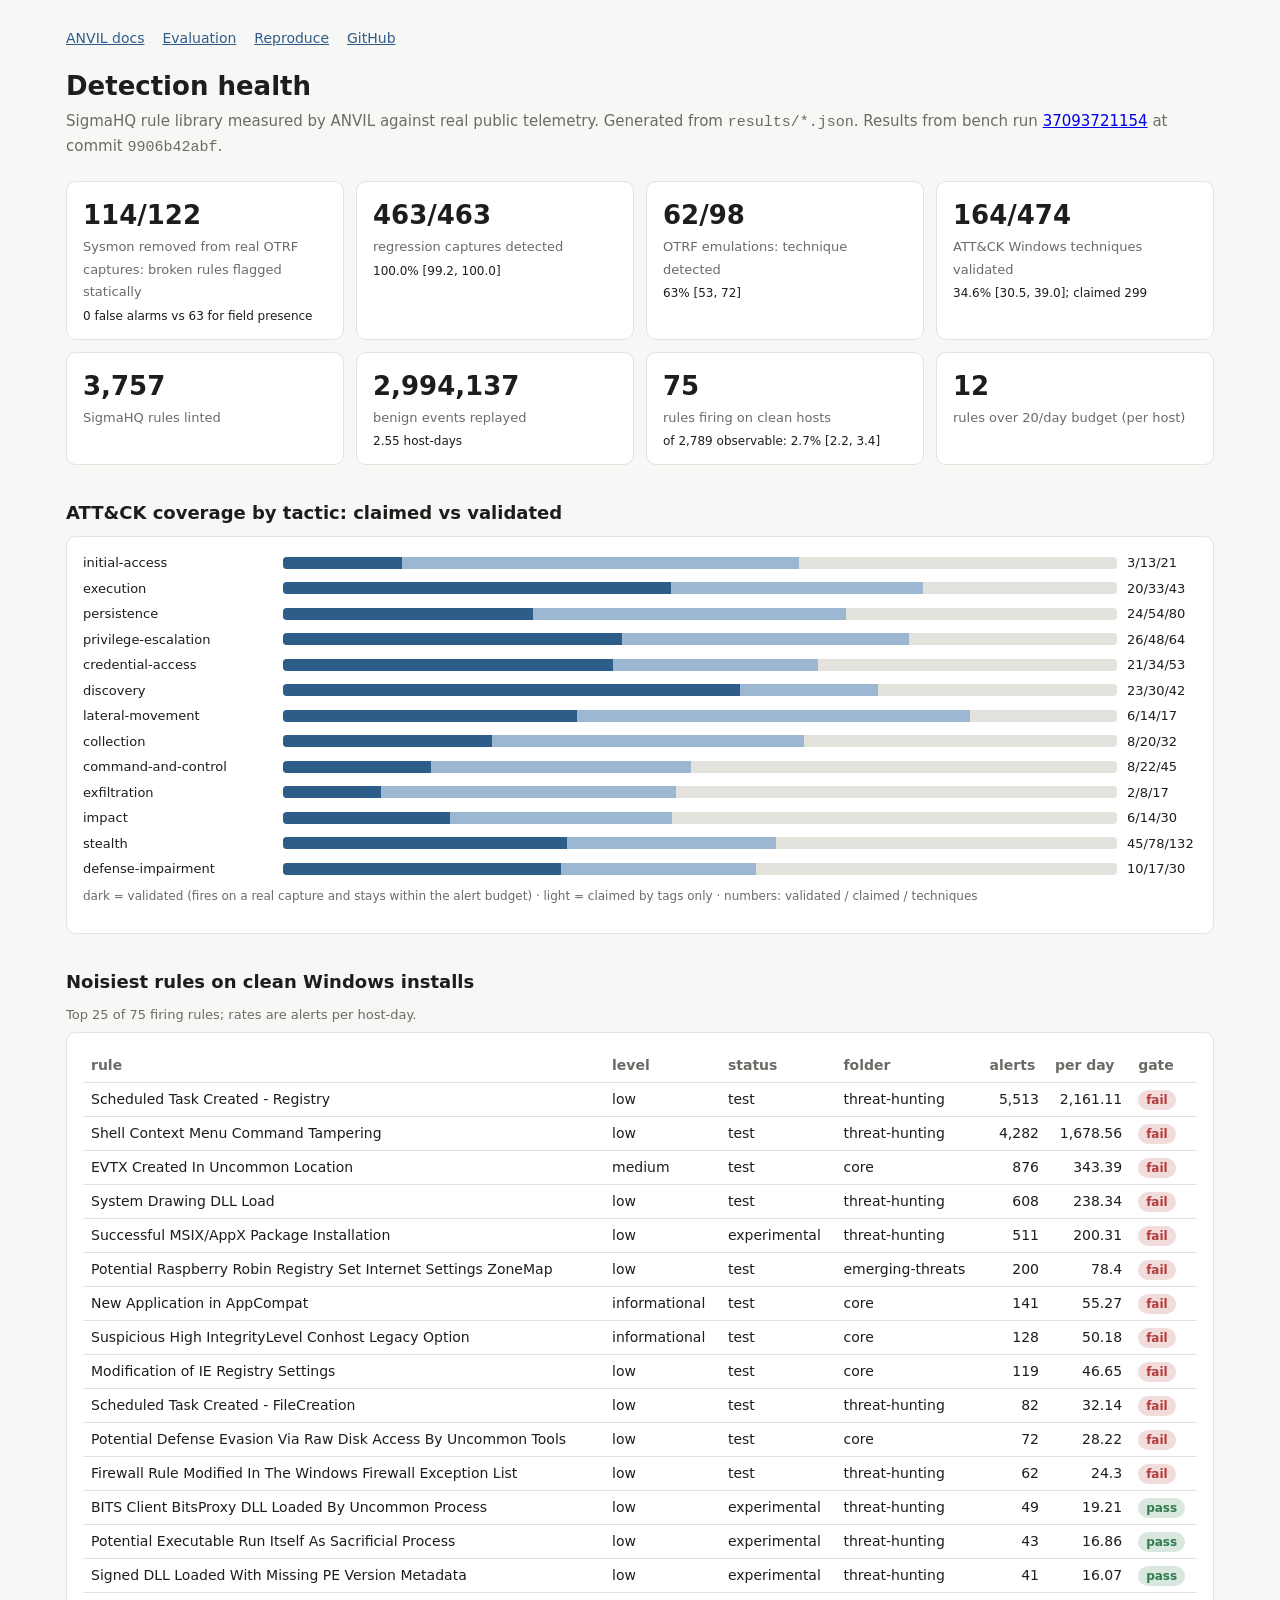
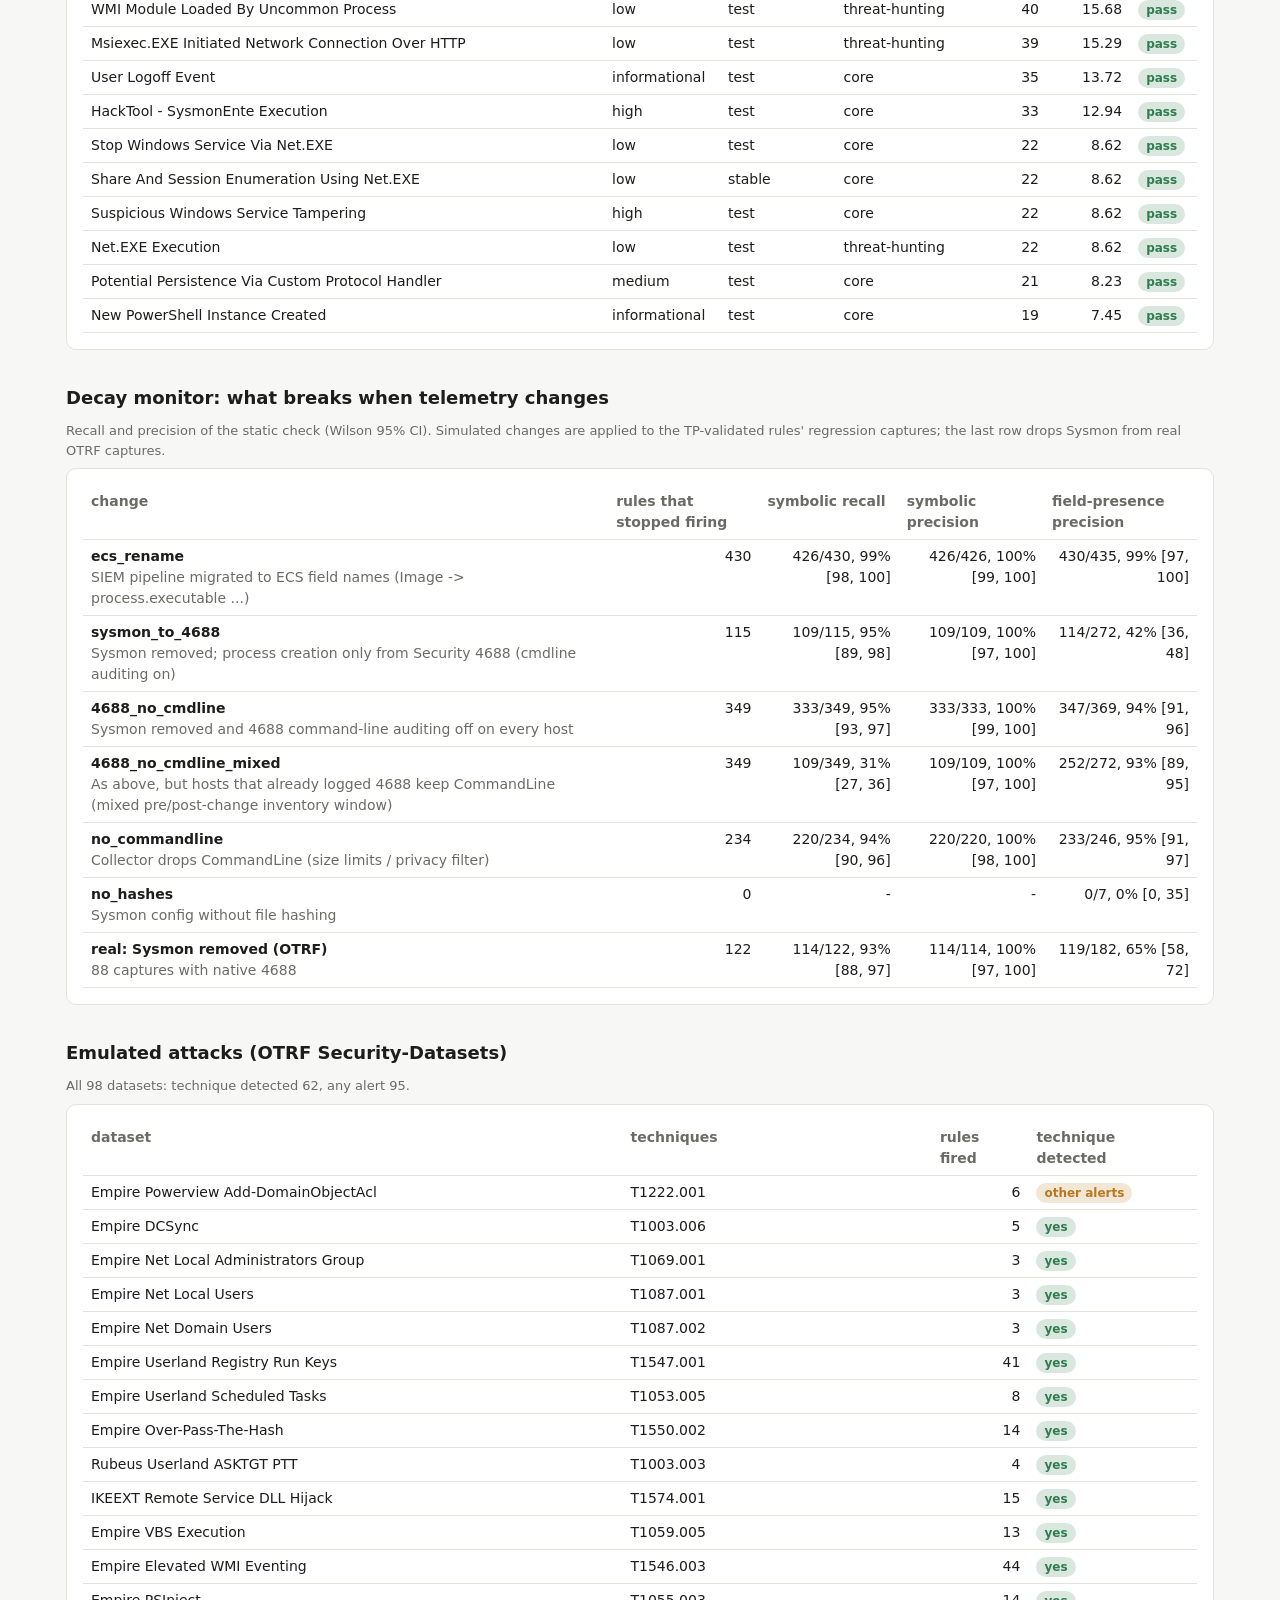
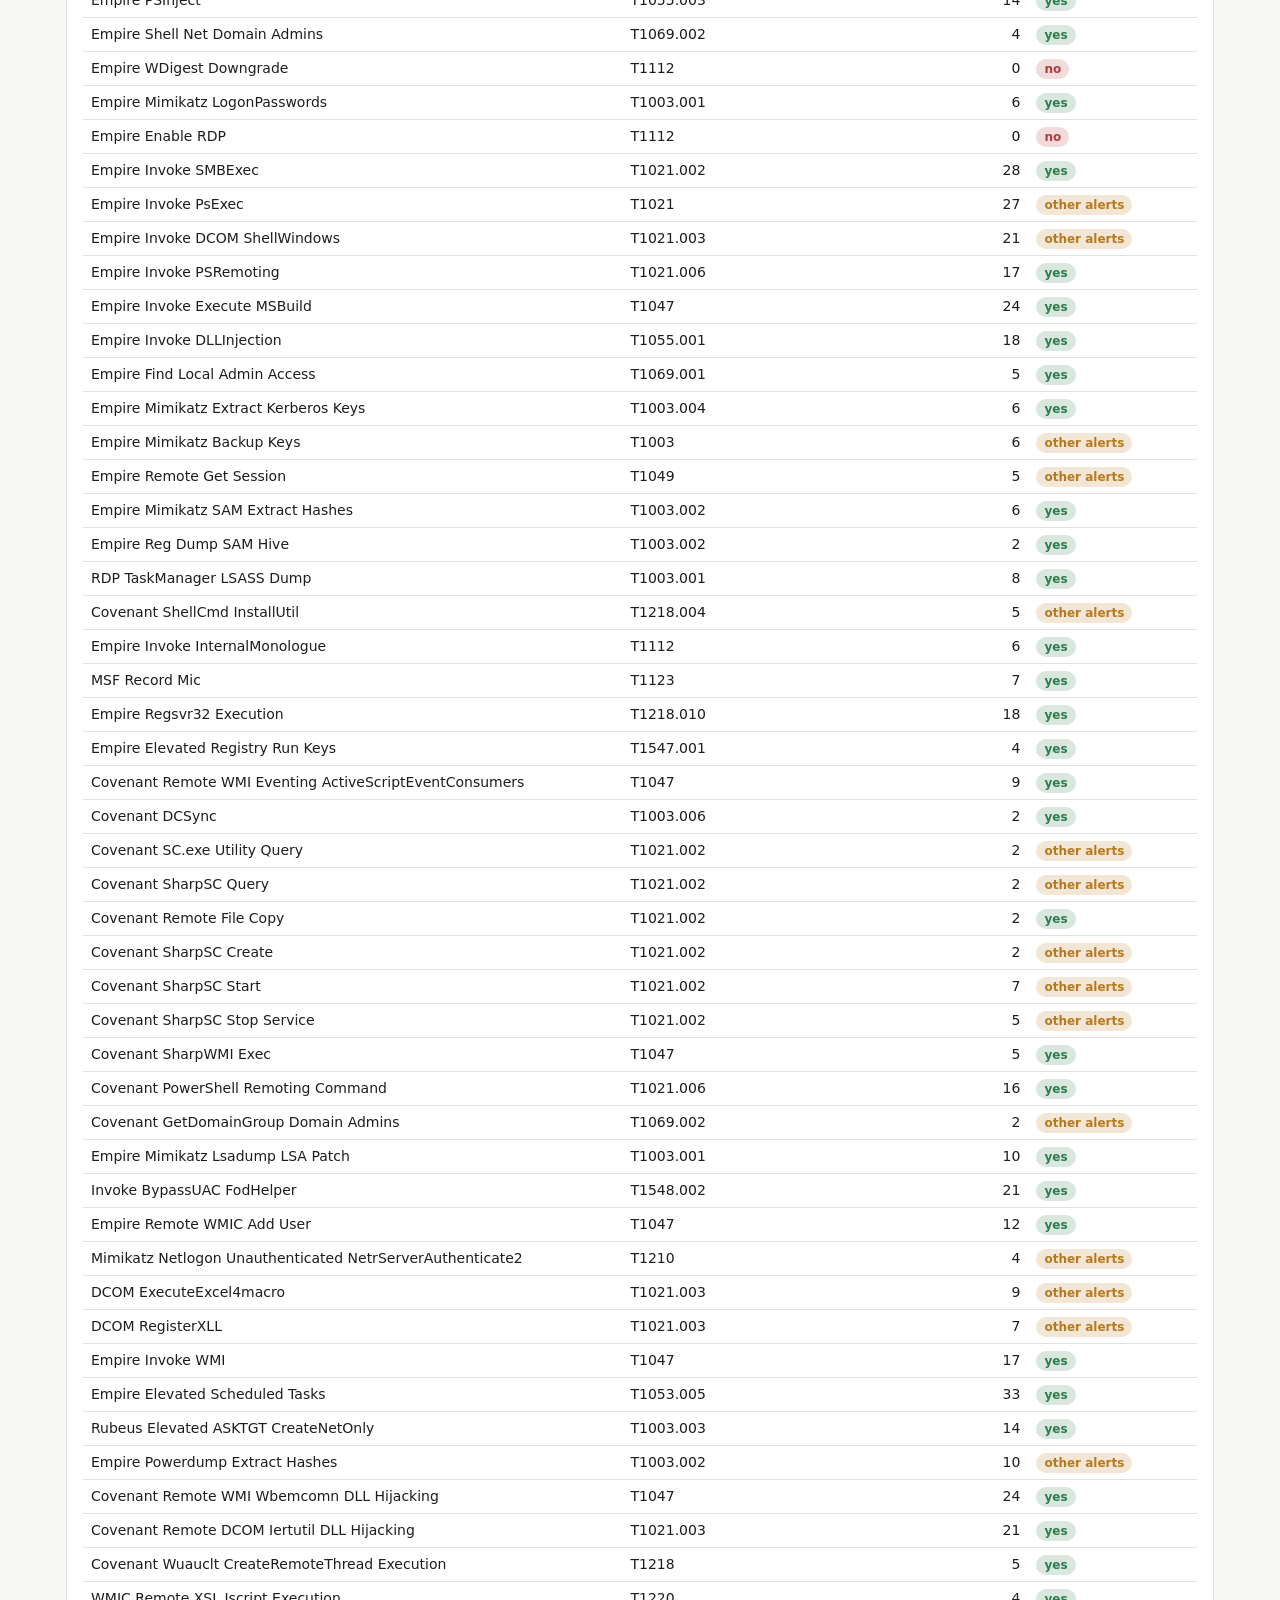
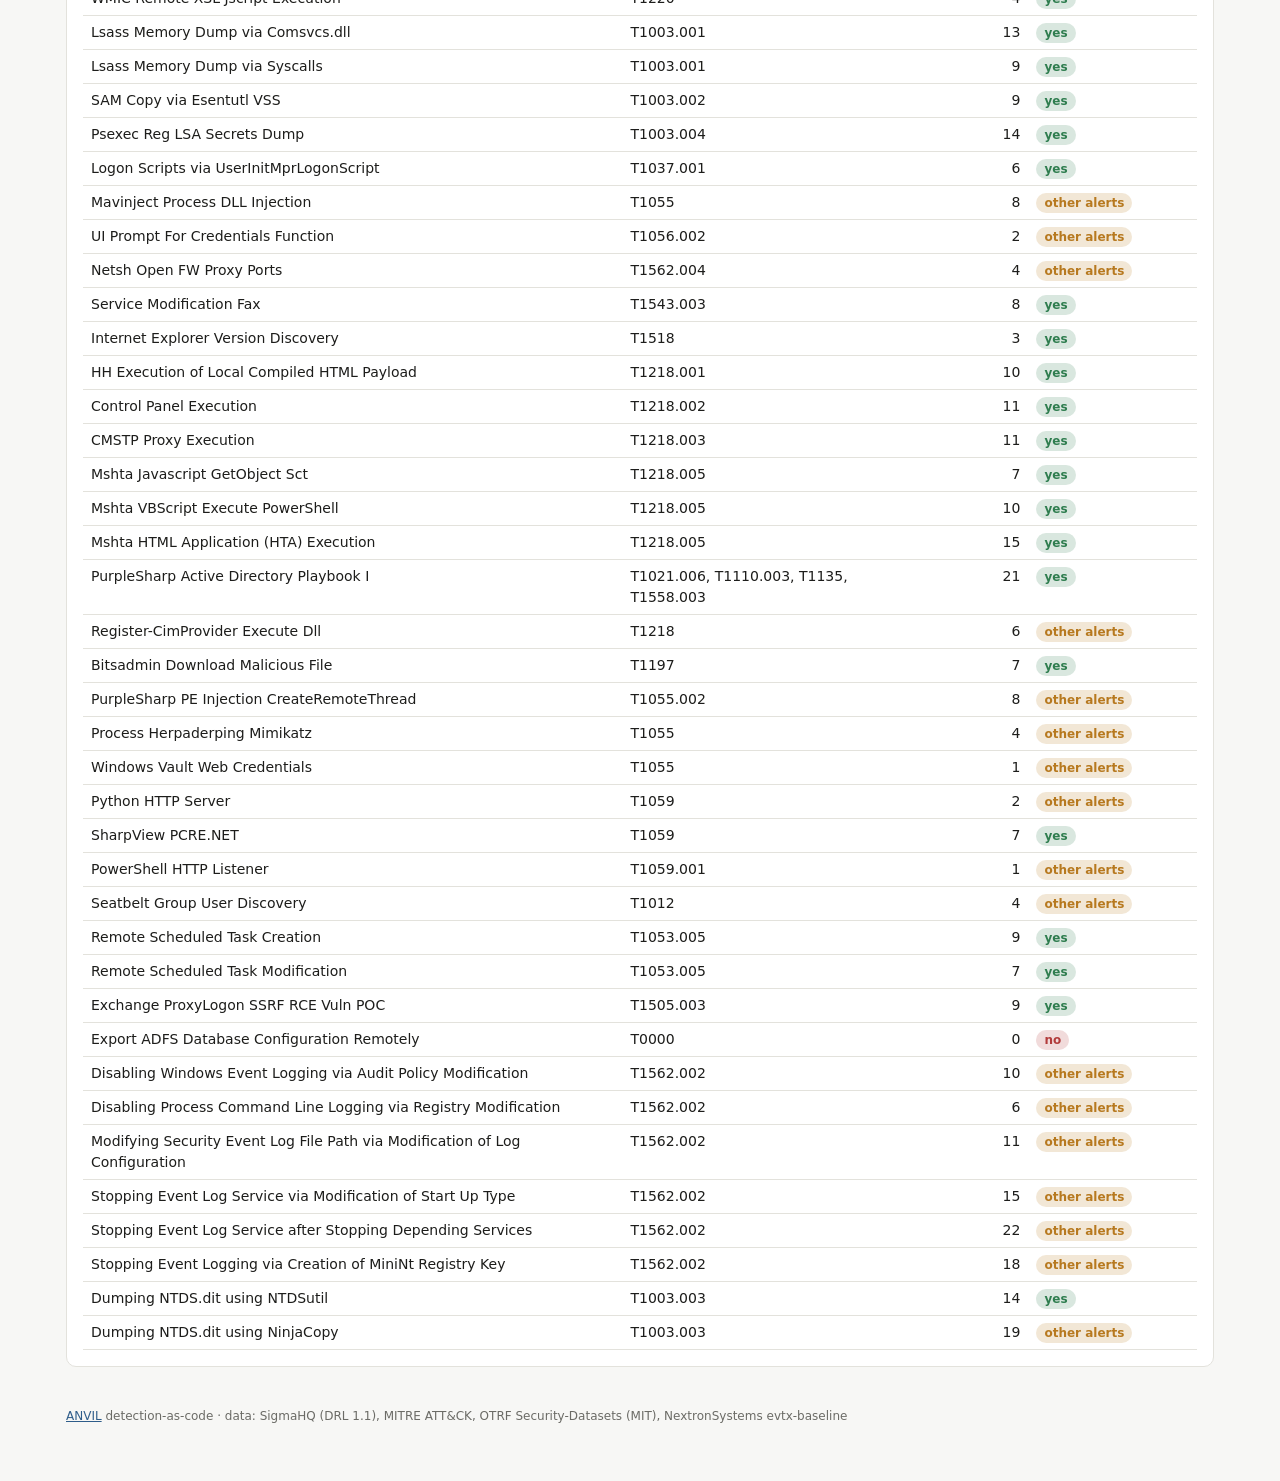
<file: docs/dashboard.html>
<!doctype html><html lang="en"><head><meta charset="utf-8"><meta name="viewport" content="width=device-width,initial-scale=1"><title>ANVIL detection health</title><style>
:root{--bg:#f7f7f5;--panel:#fff;--ink:#1d1d1b;--muted:#6b6b66;--line:#e3e2dc;--ok:#2f7d4f;--warn:#b7791f;
--bad:#b23b3b;--accent:#2f5d8a;--bar:#2f5d8a;--bar2:#9cb7d1}
@media (prefers-color-scheme:dark){:root{--bg:#141413;--panel:#1d1d1b;--ink:#ecebe6;--muted:#a3a29b;
--line:#33332f;--ok:#5fb383;--warn:#d9a441;--bad:#e06c6c;--accent:#7aa7d6;--bar:#7aa7d6;--bar2:#3c5a78}}
*{box-sizing:border-box}body{margin:0;background:var(--bg);color:var(--ink);
font:15px/1.5 system-ui,-apple-system,"Segoe UI",sans-serif}
main{max-width:1180px;margin:0 auto;padding:28px 16px 60px}
h1{font-size:26px;margin:0 0 4px}h2{font-size:18px;margin:34px 0 10px}
.sub{color:var(--muted);margin:0 0 22px}
.kpis{display:grid;grid-template-columns:repeat(4,1fr);gap:12px}
@media(max-width:900px){.kpis{grid-template-columns:repeat(2,1fr)}}@media(max-width:420px){.kpis{grid-template-columns:1fr}}
.kpi{background:var(--panel);border:1px solid var(--line);border-radius:10px;padding:14px 16px}
.kpi b{display:block;font-size:26px;font-variant-numeric:tabular-nums}.kpi span{color:var(--muted);font-size:13px}
.kpi i{display:block;font-style:normal;color:var(--ink);font-size:12px;margin-top:4px;font-variant-numeric:tabular-nums}
.card{background:var(--panel);border:1px solid var(--line);border-radius:10px;padding:16px;overflow-x:auto}
table{border-collapse:collapse;width:100%;font-size:14px}th,td{text-align:left;padding:6px 8px;
border-bottom:1px solid var(--line);vertical-align:top}th{color:var(--muted);font-weight:600}
td.n{text-align:right;font-variant-numeric:tabular-nums}
.pill{display:inline-block;padding:1px 8px;border-radius:99px;font-size:12px;font-weight:600}
.pass{background:color-mix(in srgb,var(--ok) 18%,transparent);color:var(--ok)}
.fail{background:color-mix(in srgb,var(--bad) 18%,transparent);color:var(--bad)}
.warn{background:color-mix(in srgb,var(--warn) 18%,transparent);color:var(--warn)}
.bars{display:grid;grid-template-columns:190px 1fr 70px;gap:6px 10px;align-items:center;font-size:13px}
.track{background:var(--line);border-radius:4px;height:12px;position:relative;overflow:hidden}
.fill{position:absolute;left:0;top:0;bottom:0;background:var(--bar2)}
.fill2{position:absolute;left:0;top:0;bottom:0;background:var(--bar)}
.legend{color:var(--muted);font-size:12px;margin-top:8px}
.grid2{display:grid;grid-template-columns:1fr 1fr;gap:16px}@media(max-width:800px){.grid2{grid-template-columns:1fr}}
footer{color:var(--muted);font-size:12px;margin-top:40px}
nav.top{display:flex;flex-wrap:wrap;gap:6px 18px;font-size:14px;margin-bottom:18px}
nav.top a,footer a{color:var(--accent)}
.cap{color:var(--muted);font-size:13px;margin:0 0 8px}
</style></head><body><main><nav class="top"><a href="https://rakshit-737.github.io/anvil-detection-engineering/">ANVIL docs</a><a href="https://rakshit-737.github.io/anvil-detection-engineering/evaluation/">Evaluation</a><a href="https://rakshit-737.github.io/anvil-detection-engineering/reproduce/">Reproduce</a><a href="https://github.com/rakshit-737/anvil-detection-engineering">GitHub</a></nav><h1>Detection health</h1><p class="sub">SigmaHQ rule library measured by ANVIL against real public telemetry. Generated from <code>results/*.json</code>. Results from bench run <a href="https://github.com/rakshit-737/anvil-detection-engineering/actions/runs/37093721154">37093721154</a> at commit <code>9906b42abf</code>.</p><div class="kpis"><div class="kpi"><b>114/122</b><span>Sysmon removed from real OTRF captures: broken rules flagged statically</span><i>0 false alarms vs 63 for field presence</i></div><div class="kpi"><b>463/463</b><span>regression captures detected</span><i>100.0% [99.2, 100.0]</i></div><div class="kpi"><b>62/98</b><span>OTRF emulations: technique detected</span><i>63% [53, 72]</i></div><div class="kpi"><b>164/474</b><span>ATT&amp;CK Windows techniques validated</span><i>34.6% [30.5, 39.0]; claimed 299</i></div><div class="kpi"><b>3,757</b><span>SigmaHQ rules linted</span></div><div class="kpi"><b>2,994,137</b><span>benign events replayed</span><i>2.55 host-days</i></div><div class="kpi"><b>75</b><span>rules firing on clean hosts</span><i>of 2,789 observable: 2.7% [2.2, 3.4]</i></div><div class="kpi"><b>12</b><span>rules over 20/day budget (per host)</span></div></div><h2>ATT&amp;CK coverage by tactic: claimed vs validated</h2><div class="card"><div class="bars"><span>initial-access</span><div class="track"><div class="fill" style="width:61.9%"></div><div class="fill2" style="width:14.3%"></div></div><span>3/13/21</span><span>execution</span><div class="track"><div class="fill" style="width:76.7%"></div><div class="fill2" style="width:46.5%"></div></div><span>20/33/43</span><span>persistence</span><div class="track"><div class="fill" style="width:67.5%"></div><div class="fill2" style="width:30.0%"></div></div><span>24/54/80</span><span>privilege-escalation</span><div class="track"><div class="fill" style="width:75.0%"></div><div class="fill2" style="width:40.6%"></div></div><span>26/48/64</span><span>credential-access</span><div class="track"><div class="fill" style="width:64.2%"></div><div class="fill2" style="width:39.6%"></div></div><span>21/34/53</span><span>discovery</span><div class="track"><div class="fill" style="width:71.4%"></div><div class="fill2" style="width:54.8%"></div></div><span>23/30/42</span><span>lateral-movement</span><div class="track"><div class="fill" style="width:82.4%"></div><div class="fill2" style="width:35.3%"></div></div><span>6/14/17</span><span>collection</span><div class="track"><div class="fill" style="width:62.5%"></div><div class="fill2" style="width:25.0%"></div></div><span>8/20/32</span><span>command-and-control</span><div class="track"><div class="fill" style="width:48.9%"></div><div class="fill2" style="width:17.8%"></div></div><span>8/22/45</span><span>exfiltration</span><div class="track"><div class="fill" style="width:47.1%"></div><div class="fill2" style="width:11.8%"></div></div><span>2/8/17</span><span>impact</span><div class="track"><div class="fill" style="width:46.7%"></div><div class="fill2" style="width:20.0%"></div></div><span>6/14/30</span><span>stealth</span><div class="track"><div class="fill" style="width:59.1%"></div><div class="fill2" style="width:34.1%"></div></div><span>45/78/132</span><span>defense-impairment</span><div class="track"><div class="fill" style="width:56.7%"></div><div class="fill2" style="width:33.3%"></div></div><span>10/17/30</span></div><p class="legend">dark = validated (fires on a real capture and stays within the alert budget) · light = claimed by tags only · numbers: validated / claimed / techniques</p></div><h2>Noisiest rules on clean Windows installs</h2><p class="cap">Top 25 of 75 firing rules; rates are alerts per host-day.</p><div class="card"><table><tr><th>rule</th><th>level</th><th>status</th><th>folder</th><th class="n">alerts</th><th class="n">per day</th><th>gate</th></tr><tr><td>Scheduled Task Created - Registry</td><td>low</td><td>test</td><td>threat-hunting</td><td class="n">5,513</td><td class="n">2,161.11</td><td><span class="pill fail">fail</span></td></tr><tr><td>Shell Context Menu Command Tampering</td><td>low</td><td>test</td><td>threat-hunting</td><td class="n">4,282</td><td class="n">1,678.56</td><td><span class="pill fail">fail</span></td></tr><tr><td>EVTX Created In Uncommon Location</td><td>medium</td><td>test</td><td>core</td><td class="n">876</td><td class="n">343.39</td><td><span class="pill fail">fail</span></td></tr><tr><td>System Drawing DLL Load</td><td>low</td><td>test</td><td>threat-hunting</td><td class="n">608</td><td class="n">238.34</td><td><span class="pill fail">fail</span></td></tr><tr><td>Successful MSIX/AppX Package Installation</td><td>low</td><td>experimental</td><td>threat-hunting</td><td class="n">511</td><td class="n">200.31</td><td><span class="pill fail">fail</span></td></tr><tr><td>Potential Raspberry Robin Registry Set Internet Settings ZoneMap</td><td>low</td><td>test</td><td>emerging-threats</td><td class="n">200</td><td class="n">78.4</td><td><span class="pill fail">fail</span></td></tr><tr><td>New Application in AppCompat</td><td>informational</td><td>test</td><td>core</td><td class="n">141</td><td class="n">55.27</td><td><span class="pill fail">fail</span></td></tr><tr><td>Suspicious High IntegrityLevel Conhost Legacy Option</td><td>informational</td><td>test</td><td>core</td><td class="n">128</td><td class="n">50.18</td><td><span class="pill fail">fail</span></td></tr><tr><td>Modification of IE Registry Settings</td><td>low</td><td>test</td><td>core</td><td class="n">119</td><td class="n">46.65</td><td><span class="pill fail">fail</span></td></tr><tr><td>Scheduled Task Created - FileCreation</td><td>low</td><td>test</td><td>threat-hunting</td><td class="n">82</td><td class="n">32.14</td><td><span class="pill fail">fail</span></td></tr><tr><td>Potential Defense Evasion Via Raw Disk Access By Uncommon Tools</td><td>low</td><td>test</td><td>core</td><td class="n">72</td><td class="n">28.22</td><td><span class="pill fail">fail</span></td></tr><tr><td>Firewall Rule Modified In The Windows Firewall Exception List</td><td>low</td><td>test</td><td>threat-hunting</td><td class="n">62</td><td class="n">24.3</td><td><span class="pill fail">fail</span></td></tr><tr><td>BITS Client BitsProxy DLL Loaded By Uncommon Process</td><td>low</td><td>experimental</td><td>threat-hunting</td><td class="n">49</td><td class="n">19.21</td><td><span class="pill pass">pass</span></td></tr><tr><td>Potential Executable Run Itself As Sacrificial Process</td><td>low</td><td>experimental</td><td>threat-hunting</td><td class="n">43</td><td class="n">16.86</td><td><span class="pill pass">pass</span></td></tr><tr><td>Signed DLL Loaded With Missing PE Version Metadata</td><td>low</td><td>experimental</td><td>threat-hunting</td><td class="n">41</td><td class="n">16.07</td><td><span class="pill pass">pass</span></td></tr><tr><td>WMI Module Loaded By Uncommon Process</td><td>low</td><td>test</td><td>threat-hunting</td><td class="n">40</td><td class="n">15.68</td><td><span class="pill pass">pass</span></td></tr><tr><td>Msiexec.EXE Initiated Network Connection Over HTTP</td><td>low</td><td>test</td><td>threat-hunting</td><td class="n">39</td><td class="n">15.29</td><td><span class="pill pass">pass</span></td></tr><tr><td>User Logoff Event</td><td>informational</td><td>test</td><td>core</td><td class="n">35</td><td class="n">13.72</td><td><span class="pill pass">pass</span></td></tr><tr><td>HackTool - SysmonEnte Execution</td><td>high</td><td>test</td><td>core</td><td class="n">33</td><td class="n">12.94</td><td><span class="pill pass">pass</span></td></tr><tr><td>Stop Windows Service Via Net.EXE</td><td>low</td><td>test</td><td>core</td><td class="n">22</td><td class="n">8.62</td><td><span class="pill pass">pass</span></td></tr><tr><td>Share And Session Enumeration Using Net.EXE</td><td>low</td><td>stable</td><td>core</td><td class="n">22</td><td class="n">8.62</td><td><span class="pill pass">pass</span></td></tr><tr><td>Suspicious Windows Service Tampering</td><td>high</td><td>test</td><td>core</td><td class="n">22</td><td class="n">8.62</td><td><span class="pill pass">pass</span></td></tr><tr><td>Net.EXE Execution</td><td>low</td><td>test</td><td>threat-hunting</td><td class="n">22</td><td class="n">8.62</td><td><span class="pill pass">pass</span></td></tr><tr><td>Potential Persistence Via Custom Protocol Handler</td><td>medium</td><td>test</td><td>core</td><td class="n">21</td><td class="n">8.23</td><td><span class="pill pass">pass</span></td></tr><tr><td>New PowerShell Instance Created</td><td>informational</td><td>test</td><td>core</td><td class="n">19</td><td class="n">7.45</td><td><span class="pill pass">pass</span></td></tr></table></div><h2>Decay monitor: what breaks when telemetry changes</h2><p class="cap">Recall and precision of the static check (Wilson 95% CI). Simulated changes are applied to the TP-validated rules' regression captures; the last row drops Sysmon from real OTRF captures.</p><div class="card"><table><tr><th>change</th><th class="n">rules that stopped firing</th><th class="n">symbolic recall</th><th class="n">symbolic precision</th><th class="n">field-presence precision</th></tr><tr><td><b>ecs_rename</b><br><span class="sub">SIEM pipeline migrated to ECS field names (Image -&gt; process.executable ...)</span></td><td class="n">430</td><td class="n">426/430, 99% [98, 100]</td><td class="n">426/426, 100% [99, 100]</td><td class="n">430/435, 99% [97, 100]</td></tr><tr><td><b>sysmon_to_4688</b><br><span class="sub">Sysmon removed; process creation only from Security 4688 (cmdline auditing on)</span></td><td class="n">115</td><td class="n">109/115, 95% [89, 98]</td><td class="n">109/109, 100% [97, 100]</td><td class="n">114/272, 42% [36, 48]</td></tr><tr><td><b>4688_no_cmdline</b><br><span class="sub">Sysmon removed and 4688 command-line auditing off on every host</span></td><td class="n">349</td><td class="n">333/349, 95% [93, 97]</td><td class="n">333/333, 100% [99, 100]</td><td class="n">347/369, 94% [91, 96]</td></tr><tr><td><b>4688_no_cmdline_mixed</b><br><span class="sub">As above, but hosts that already logged 4688 keep CommandLine (mixed pre/post-change inventory window)</span></td><td class="n">349</td><td class="n">109/349, 31% [27, 36]</td><td class="n">109/109, 100% [97, 100]</td><td class="n">252/272, 93% [89, 95]</td></tr><tr><td><b>no_commandline</b><br><span class="sub">Collector drops CommandLine (size limits / privacy filter)</span></td><td class="n">234</td><td class="n">220/234, 94% [90, 96]</td><td class="n">220/220, 100% [98, 100]</td><td class="n">233/246, 95% [91, 97]</td></tr><tr><td><b>no_hashes</b><br><span class="sub">Sysmon config without file hashing</span></td><td class="n">0</td><td class="n">-</td><td class="n">-</td><td class="n">0/7, 0% [0, 35]</td></tr><tr><td><b>real: Sysmon removed (OTRF)</b><br><span class="sub">88 captures with native 4688</span></td><td class="n">122</td><td class="n">114/122, 93% [88, 97]</td><td class="n">114/114, 100% [97, 100]</td><td class="n">119/182, 65% [58, 72]</td></tr></table></div><h2>Emulated attacks (OTRF Security-Datasets)</h2><p class="cap">All 98 datasets: technique detected 62, any alert 95.</p><div class="card"><table><tr><th>dataset</th><th>techniques</th><th class="n">rules fired</th><th>technique detected</th></tr><tr><td>Empire Powerview Add-DomainObjectAcl</td><td>T1222.001</td><td class="n">6</td><td><span class="pill warn">other alerts</span></td></tr><tr><td>Empire DCSync</td><td>T1003.006</td><td class="n">5</td><td><span class="pill pass">yes</span></td></tr><tr><td>Empire Net Local Administrators Group</td><td>T1069.001</td><td class="n">3</td><td><span class="pill pass">yes</span></td></tr><tr><td>Empire Net Local Users</td><td>T1087.001</td><td class="n">3</td><td><span class="pill pass">yes</span></td></tr><tr><td>Empire Net Domain Users</td><td>T1087.002</td><td class="n">3</td><td><span class="pill pass">yes</span></td></tr><tr><td>Empire Userland Registry Run Keys</td><td>T1547.001</td><td class="n">41</td><td><span class="pill pass">yes</span></td></tr><tr><td>Empire Userland Scheduled Tasks</td><td>T1053.005</td><td class="n">8</td><td><span class="pill pass">yes</span></td></tr><tr><td>Empire Over-Pass-The-Hash</td><td>T1550.002</td><td class="n">14</td><td><span class="pill pass">yes</span></td></tr><tr><td>Rubeus Userland ASKTGT PTT</td><td>T1003.003</td><td class="n">4</td><td><span class="pill pass">yes</span></td></tr><tr><td>IKEEXT Remote Service DLL Hijack</td><td>T1574.001</td><td class="n">15</td><td><span class="pill pass">yes</span></td></tr><tr><td>Empire VBS Execution</td><td>T1059.005</td><td class="n">13</td><td><span class="pill pass">yes</span></td></tr><tr><td>Empire Elevated WMI Eventing</td><td>T1546.003</td><td class="n">44</td><td><span class="pill pass">yes</span></td></tr><tr><td>Empire PSInject</td><td>T1055.003</td><td class="n">14</td><td><span class="pill pass">yes</span></td></tr><tr><td>Empire Shell Net Domain Admins</td><td>T1069.002</td><td class="n">4</td><td><span class="pill pass">yes</span></td></tr><tr><td>Empire WDigest Downgrade</td><td>T1112</td><td class="n">0</td><td><span class="pill fail">no</span></td></tr><tr><td>Empire Mimikatz LogonPasswords</td><td>T1003.001</td><td class="n">6</td><td><span class="pill pass">yes</span></td></tr><tr><td>Empire Enable RDP</td><td>T1112</td><td class="n">0</td><td><span class="pill fail">no</span></td></tr><tr><td>Empire Invoke SMBExec</td><td>T1021.002</td><td class="n">28</td><td><span class="pill pass">yes</span></td></tr><tr><td>Empire Invoke PsExec</td><td>T1021</td><td class="n">27</td><td><span class="pill warn">other alerts</span></td></tr><tr><td>Empire Invoke DCOM ShellWindows</td><td>T1021.003</td><td class="n">21</td><td><span class="pill warn">other alerts</span></td></tr><tr><td>Empire Invoke PSRemoting</td><td>T1021.006</td><td class="n">17</td><td><span class="pill pass">yes</span></td></tr><tr><td>Empire Invoke Execute MSBuild</td><td>T1047</td><td class="n">24</td><td><span class="pill pass">yes</span></td></tr><tr><td>Empire Invoke DLLInjection</td><td>T1055.001</td><td class="n">18</td><td><span class="pill pass">yes</span></td></tr><tr><td>Empire Find Local Admin Access</td><td>T1069.001</td><td class="n">5</td><td><span class="pill pass">yes</span></td></tr><tr><td>Empire Mimikatz Extract Kerberos Keys</td><td>T1003.004</td><td class="n">6</td><td><span class="pill pass">yes</span></td></tr><tr><td>Empire Mimikatz Backup Keys</td><td>T1003</td><td class="n">6</td><td><span class="pill warn">other alerts</span></td></tr><tr><td>Empire Remote Get Session</td><td>T1049</td><td class="n">5</td><td><span class="pill warn">other alerts</span></td></tr><tr><td>Empire Mimikatz SAM Extract Hashes</td><td>T1003.002</td><td class="n">6</td><td><span class="pill pass">yes</span></td></tr><tr><td>Empire Reg Dump SAM Hive</td><td>T1003.002</td><td class="n">2</td><td><span class="pill pass">yes</span></td></tr><tr><td>RDP TaskManager LSASS Dump</td><td>T1003.001</td><td class="n">8</td><td><span class="pill pass">yes</span></td></tr><tr><td>Covenant ShellCmd InstallUtil</td><td>T1218.004</td><td class="n">5</td><td><span class="pill warn">other alerts</span></td></tr><tr><td>Empire Invoke InternalMonologue</td><td>T1112</td><td class="n">6</td><td><span class="pill pass">yes</span></td></tr><tr><td>MSF Record Mic</td><td>T1123</td><td class="n">7</td><td><span class="pill pass">yes</span></td></tr><tr><td>Empire Regsvr32 Execution</td><td>T1218.010</td><td class="n">18</td><td><span class="pill pass">yes</span></td></tr><tr><td>Empire Elevated Registry Run Keys</td><td>T1547.001</td><td class="n">4</td><td><span class="pill pass">yes</span></td></tr><tr><td>Covenant Remote WMI Eventing ActiveScriptEventConsumers</td><td>T1047</td><td class="n">9</td><td><span class="pill pass">yes</span></td></tr><tr><td>Covenant DCSync</td><td>T1003.006</td><td class="n">2</td><td><span class="pill pass">yes</span></td></tr><tr><td>Covenant SC.exe Utility Query</td><td>T1021.002</td><td class="n">2</td><td><span class="pill warn">other alerts</span></td></tr><tr><td>Covenant SharpSC Query</td><td>T1021.002</td><td class="n">2</td><td><span class="pill warn">other alerts</span></td></tr><tr><td>Covenant Remote File Copy</td><td>T1021.002</td><td class="n">2</td><td><span class="pill pass">yes</span></td></tr><tr><td>Covenant SharpSC Create</td><td>T1021.002</td><td class="n">2</td><td><span class="pill warn">other alerts</span></td></tr><tr><td>Covenant SharpSC Start</td><td>T1021.002</td><td class="n">7</td><td><span class="pill warn">other alerts</span></td></tr><tr><td>Covenant SharpSC Stop Service</td><td>T1021.002</td><td class="n">5</td><td><span class="pill warn">other alerts</span></td></tr><tr><td>Covenant SharpWMI Exec</td><td>T1047</td><td class="n">5</td><td><span class="pill pass">yes</span></td></tr><tr><td>Covenant PowerShell Remoting Command</td><td>T1021.006</td><td class="n">16</td><td><span class="pill pass">yes</span></td></tr><tr><td>Covenant GetDomainGroup Domain Admins</td><td>T1069.002</td><td class="n">2</td><td><span class="pill warn">other alerts</span></td></tr><tr><td>Empire Mimikatz Lsadump LSA Patch</td><td>T1003.001</td><td class="n">10</td><td><span class="pill pass">yes</span></td></tr><tr><td>Invoke BypassUAC FodHelper</td><td>T1548.002</td><td class="n">21</td><td><span class="pill pass">yes</span></td></tr><tr><td>Empire Remote WMIC Add User</td><td>T1047</td><td class="n">12</td><td><span class="pill pass">yes</span></td></tr><tr><td>Mimikatz Netlogon Unauthenticated NetrServerAuthenticate2</td><td>T1210</td><td class="n">4</td><td><span class="pill warn">other alerts</span></td></tr><tr><td>DCOM ExecuteExcel4macro</td><td>T1021.003</td><td class="n">9</td><td><span class="pill warn">other alerts</span></td></tr><tr><td>DCOM RegisterXLL</td><td>T1021.003</td><td class="n">7</td><td><span class="pill warn">other alerts</span></td></tr><tr><td>Empire Invoke WMI</td><td>T1047</td><td class="n">17</td><td><span class="pill pass">yes</span></td></tr><tr><td>Empire Elevated Scheduled Tasks</td><td>T1053.005</td><td class="n">33</td><td><span class="pill pass">yes</span></td></tr><tr><td>Rubeus Elevated ASKTGT CreateNetOnly</td><td>T1003.003</td><td class="n">14</td><td><span class="pill pass">yes</span></td></tr><tr><td>Empire Powerdump Extract Hashes</td><td>T1003.002</td><td class="n">10</td><td><span class="pill warn">other alerts</span></td></tr><tr><td>Covenant Remote WMI Wbemcomn DLL Hijacking</td><td>T1047</td><td class="n">24</td><td><span class="pill pass">yes</span></td></tr><tr><td>Covenant Remote DCOM Iertutil DLL Hijacking</td><td>T1021.003</td><td class="n">21</td><td><span class="pill pass">yes</span></td></tr><tr><td>Covenant Wuauclt CreateRemoteThread Execution</td><td>T1218</td><td class="n">5</td><td><span class="pill pass">yes</span></td></tr><tr><td>WMIC Remote XSL Jscript Execution</td><td>T1220</td><td class="n">4</td><td><span class="pill pass">yes</span></td></tr><tr><td>Lsass Memory Dump via Comsvcs.dll</td><td>T1003.001</td><td class="n">13</td><td><span class="pill pass">yes</span></td></tr><tr><td>Lsass Memory Dump via Syscalls</td><td>T1003.001</td><td class="n">9</td><td><span class="pill pass">yes</span></td></tr><tr><td>SAM Copy via Esentutl VSS</td><td>T1003.002</td><td class="n">9</td><td><span class="pill pass">yes</span></td></tr><tr><td>Psexec Reg LSA Secrets Dump</td><td>T1003.004</td><td class="n">14</td><td><span class="pill pass">yes</span></td></tr><tr><td>Logon Scripts via UserInitMprLogonScript</td><td>T1037.001</td><td class="n">6</td><td><span class="pill pass">yes</span></td></tr><tr><td>Mavinject Process DLL Injection</td><td>T1055</td><td class="n">8</td><td><span class="pill warn">other alerts</span></td></tr><tr><td>UI Prompt For Credentials Function</td><td>T1056.002</td><td class="n">2</td><td><span class="pill warn">other alerts</span></td></tr><tr><td>Netsh Open FW Proxy Ports</td><td>T1562.004</td><td class="n">4</td><td><span class="pill warn">other alerts</span></td></tr><tr><td>Service Modification Fax</td><td>T1543.003</td><td class="n">8</td><td><span class="pill pass">yes</span></td></tr><tr><td>Internet Explorer Version Discovery</td><td>T1518</td><td class="n">3</td><td><span class="pill pass">yes</span></td></tr><tr><td>HH Execution of Local Compiled HTML Payload</td><td>T1218.001</td><td class="n">10</td><td><span class="pill pass">yes</span></td></tr><tr><td>Control Panel Execution</td><td>T1218.002</td><td class="n">11</td><td><span class="pill pass">yes</span></td></tr><tr><td>CMSTP Proxy Execution</td><td>T1218.003</td><td class="n">11</td><td><span class="pill pass">yes</span></td></tr><tr><td>Mshta Javascript GetObject Sct</td><td>T1218.005</td><td class="n">7</td><td><span class="pill pass">yes</span></td></tr><tr><td>Mshta VBScript Execute PowerShell</td><td>T1218.005</td><td class="n">10</td><td><span class="pill pass">yes</span></td></tr><tr><td>Mshta HTML Application (HTA) Execution</td><td>T1218.005</td><td class="n">15</td><td><span class="pill pass">yes</span></td></tr><tr><td>PurpleSharp Active Directory Playbook I</td><td>T1021.006, T1110.003, T1135, T1558.003</td><td class="n">21</td><td><span class="pill pass">yes</span></td></tr><tr><td>Register-CimProvider Execute Dll</td><td>T1218</td><td class="n">6</td><td><span class="pill warn">other alerts</span></td></tr><tr><td>Bitsadmin Download Malicious File</td><td>T1197</td><td class="n">7</td><td><span class="pill pass">yes</span></td></tr><tr><td>PurpleSharp PE Injection CreateRemoteThread</td><td>T1055.002</td><td class="n">8</td><td><span class="pill warn">other alerts</span></td></tr><tr><td>Process Herpaderping Mimikatz</td><td>T1055</td><td class="n">4</td><td><span class="pill warn">other alerts</span></td></tr><tr><td>Windows Vault Web Credentials</td><td>T1055</td><td class="n">1</td><td><span class="pill warn">other alerts</span></td></tr><tr><td>Python HTTP Server</td><td>T1059</td><td class="n">2</td><td><span class="pill warn">other alerts</span></td></tr><tr><td>SharpView PCRE.NET</td><td>T1059</td><td class="n">7</td><td><span class="pill pass">yes</span></td></tr><tr><td>PowerShell HTTP Listener</td><td>T1059.001</td><td class="n">1</td><td><span class="pill warn">other alerts</span></td></tr><tr><td>Seatbelt Group User Discovery</td><td>T1012</td><td class="n">4</td><td><span class="pill warn">other alerts</span></td></tr><tr><td>Remote Scheduled Task Creation</td><td>T1053.005</td><td class="n">9</td><td><span class="pill pass">yes</span></td></tr><tr><td>Remote Scheduled Task Modification</td><td>T1053.005</td><td class="n">7</td><td><span class="pill pass">yes</span></td></tr><tr><td>Exchange ProxyLogon SSRF RCE Vuln POC</td><td>T1505.003</td><td class="n">9</td><td><span class="pill pass">yes</span></td></tr><tr><td>Export ADFS Database Configuration Remotely</td><td>T0000</td><td class="n">0</td><td><span class="pill fail">no</span></td></tr><tr><td>Disabling Windows Event Logging via Audit Policy Modification</td><td>T1562.002</td><td class="n">10</td><td><span class="pill warn">other alerts</span></td></tr><tr><td>Disabling Process Command Line Logging via Registry Modification</td><td>T1562.002</td><td class="n">6</td><td><span class="pill warn">other alerts</span></td></tr><tr><td>Modifying Security Event Log File Path via Modification of Log Configuration</td><td>T1562.002</td><td class="n">11</td><td><span class="pill warn">other alerts</span></td></tr><tr><td>Stopping Event Log Service via Modification of Start Up Type</td><td>T1562.002</td><td class="n">15</td><td><span class="pill warn">other alerts</span></td></tr><tr><td>Stopping Event Log Service after Stopping Depending Services</td><td>T1562.002</td><td class="n">22</td><td><span class="pill warn">other alerts</span></td></tr><tr><td>Stopping Event Logging via Creation of MiniNt Registry Key</td><td>T1562.002</td><td class="n">18</td><td><span class="pill warn">other alerts</span></td></tr><tr><td>Dumping NTDS.dit using NTDSutil</td><td>T1003.003</td><td class="n">14</td><td><span class="pill pass">yes</span></td></tr><tr><td>Dumping NTDS.dit using NinjaCopy</td><td>T1003.003</td><td class="n">19</td><td><span class="pill warn">other alerts</span></td></tr></table></div><footer><a href="https://rakshit-737.github.io/anvil-detection-engineering/">ANVIL</a> detection-as-code · data: SigmaHQ (DRL 1.1), MITRE ATT&amp;CK, OTRF Security-Datasets (MIT), NextronSystems evtx-baseline</footer></main></body></html>
</file>
